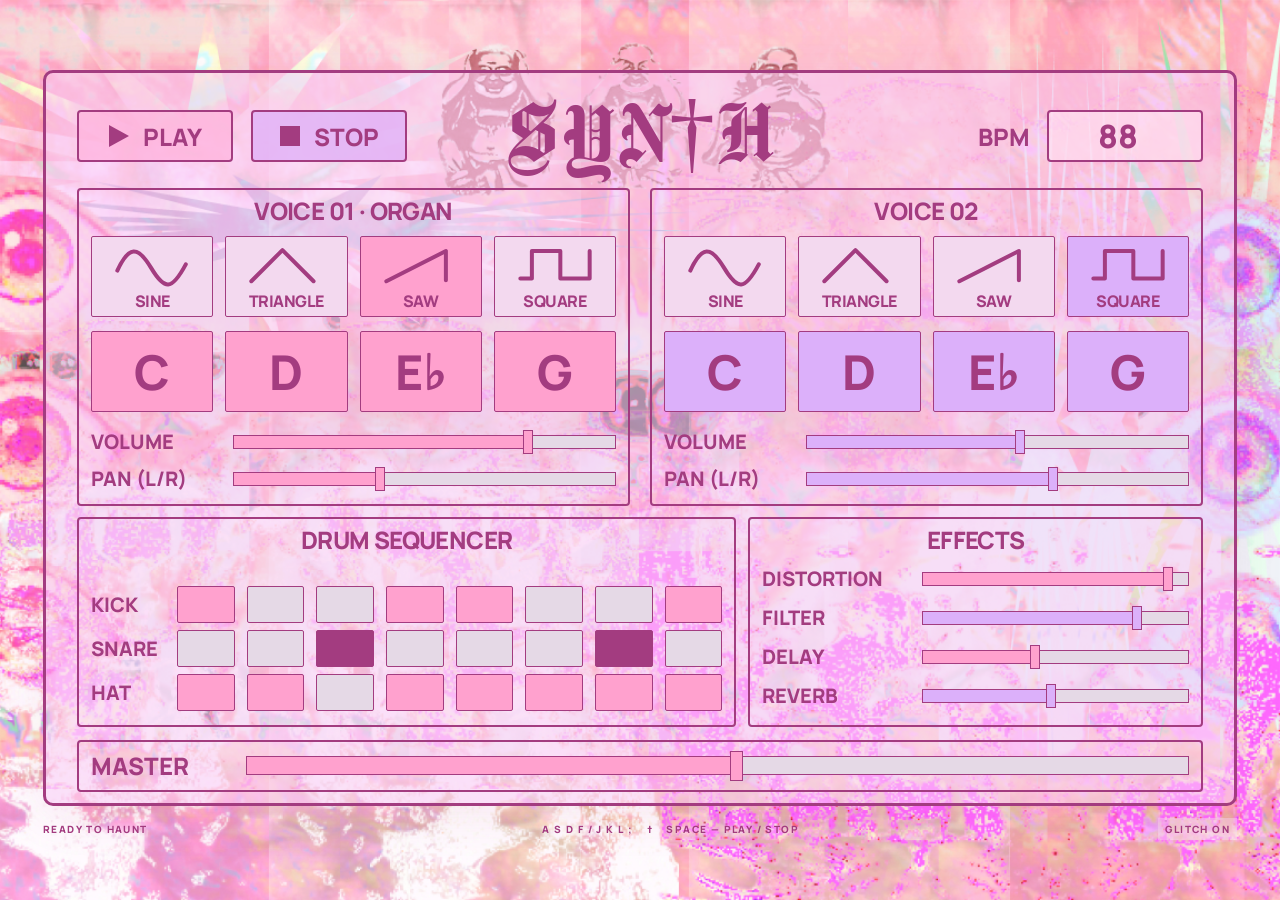
<file: index.html>
<!doctype html>
<html lang="ru">
<head>
  <meta charset="utf-8">
  <meta name="viewport" content="width=device-width, initial-scale=1">
  <meta name="theme-color" content="#f5c4ef">
  <meta name="description" content="SYN†H — двухголосный witch house синтезатор и барабанный секвенсор.">
  <title>SYN†H — pink ritual</title>
  <link rel="icon" href="data:image/svg+xml,%3Csvg xmlns='http://www.w3.org/2000/svg' viewBox='0 0 64 64'%3E%3Crect width='64' height='64' rx='12' fill='%23f5c4ef'/%3E%3Ctext x='32' y='48' text-anchor='middle' font-size='52' fill='%23a33c80'%3E†%3C/text%3E%3C/svg%3E">
  <link rel="stylesheet" href="stylesheets/style.css">
  <link rel="stylesheet" href="stylesheets/layout.css">
  <script src="javascripts/script.js" defer></script>
</head>
<body>
  <div class="background" aria-hidden="true"></div>
  <div class="glitch glitch-one" aria-hidden="true"></div>
  <div class="glitch glitch-two" aria-hidden="true"></div>
  <main class="instrument" aria-label="Синтезатор SYN†H">
    <header class="transport">
      <div class="transport-buttons">
        <button id="play" aria-label="Запустить секвенсор" aria-pressed="false"><span class="play-icon"></span> PLAY</button>
        <button id="stop" aria-label="Остановить секвенсор"><span class="stop-icon"></span> STOP</button>
      </div>
      <h1 aria-label="SYNTH">SYN†H</h1>
      <label class="tempo">BPM <input id="bpm" type="number" min="45" max="180" value="88" aria-label="Темп, ударов в минуту"></label>
    </header>
    <div class="voices" id="voices"></div>
    <div class="lower-panels">
      <section class="drums" aria-labelledby="drums-title">
        <h2 id="drums-title">DRUM SEQUENCER</h2>
        <div id="drum-grid"></div>
      </section>
      <section class="effects" aria-labelledby="effects-title">
        <h2 id="effects-title">EFFECTS</h2>
        <label>DISTORTION <input id="distortion" type="range" min="0" max="100" value="94" aria-label="Distortion"></label>
        <label>FILTER <input id="filter" type="range" min="0" max="100" value="82" aria-label="Частота фильтра"></label>
        <label>DELAY <input id="delay" type="range" min="0" max="100" value="42" aria-label="Delay"></label>
        <label>REVERB <input id="reverb" type="range" min="0" max="100" value="48" aria-label="Reverb"></label>
      </section>
    </div>
    <label class="master">MASTER <input id="master" type="range" min="0" max="100" value="52" aria-label="Общая громкость"></label>
  </main>
  <footer><span id="status" role="status">READY TO HAUNT</span><span>A S D F / J K L ; <span class="divider">†</span> SPACE — PLAY / STOP</span><button id="motion" aria-pressed="true" aria-label="Анимация фона">GLITCH ON</button></footer>
</body>
</html>
</file>
<file: stylesheets/style.css>
@import url("reset.css");

@font-face{font-family:Manrope;src:url('../fonts/Manrope-Bold.ttf') format('truetype');font-weight:700;font-display:swap}
@font-face{font-family:Manrope;src:url('../fonts/Manrope-ExtraBold.ttf') format('truetype');font-weight:800;font-display:swap}
@font-face{font-family:'Manufacturing Consent';src:url('../fonts/ManufacturingConsent-Regular.ttf') format('truetype');font-weight:400;font-display:swap}
:root{font-family:Manrope,Arial,sans-serif;color:#a33c80;font-weight:800;--ink:#a33c80;--pink:#ffa1ce;--purple:#dcb0fa;--empty:#e5d9e6}
*{box-sizing:border-box}body{margin:0;line-height:normal;min-height:100svh;display:flex;flex-direction:column;justify-content:center;align-items:center;padding:32px 24px 22px;background:#f8c4df}button,input{font:inherit;color:inherit}button{cursor:pointer}button:focus-visible,input:focus-visible{outline:3px solid #7a2565;outline-offset:4px}button{touch-action:manipulation}button:disabled{cursor:wait}
.background,.glitch{position:fixed;inset:0;background:url('../images/background.jpg') center/cover no-repeat;pointer-events:none;z-index:-2}.background{animation:drift 23s ease-in-out infinite alternate}.glitch{z-index:-1;opacity:0;transform-origin:center}.glitch-one{mix-blend-mode:screen}.glitch-two{mix-blend-mode:multiply}
@keyframes drift{to{transform:scale(1.025) translate(-.4%,.25%)}}
.glitch-burst .glitch-one{animation:rupture-light 1.6s steps(1,end) both}.glitch-burst .glitch-two{animation:rupture-dark 1.6s steps(1,end) both}.glitch-burst .background{animation:rupture-base 1.6s steps(1,end) both}
@keyframes rupture-light{0%{opacity:.95;transform:scale(1.65) translate(22%,-12%) skewX(-28deg);filter:hue-rotate(160deg) saturate(7);clip-path:polygon(0 9%,100% 9%,100% 20%,0 20%,0 43%,100% 43%,100% 54%,0 54%,0 79%,100% 79%,100% 88%,0 88%)}30%{opacity:.85;transform:scale(1.45) translate(-26%,14%) skewX(32deg);filter:hue-rotate(260deg) saturate(5);clip-path:polygon(0 22%,100% 22%,100% 35%,0 35%,0 66%,100% 66%,100% 77%,0 77%)}65%{opacity:.9;transform:scale(1.65) translate(8%,-13%) skewX(-8deg);filter:hue-rotate(90deg) saturate(8);clip-path:polygon(0 10%,100% 10%,100% 26%,0 26%,0 40%,100% 40%,100% 59%,0 59%,0 76%,100% 76%,100% 92%,0 92%)}100%{opacity:0;transform:none}}
@keyframes rupture-dark{0%{opacity:.7;transform:scale(1.25) translate(-12%,8%);filter:invert(.8) hue-rotate(70deg) saturate(5);clip-path:inset(58% 0 24%)}30%{opacity:.8;transform:scale(1.7) translate(25%,-16%) skewY(12deg);filter:invert(.7) hue-rotate(210deg) saturate(6);clip-path:inset(7% 0 61%)}65%{opacity:.8;transform:scale(1.2) translate(-16%,4%);filter:invert(.9) hue-rotate(320deg) saturate(6);clip-path:polygon(0 15%,100% 15%,100% 24%,0 24%,0 74%,100% 74%,100% 88%,0 88%)}100%{opacity:0;transform:none}}
@keyframes rupture-base{0%{transform:scale(1.04) translateX(-1%);filter:hue-rotate(12deg)}30%{transform:scale(1.05) translateX(1.2%);filter:hue-rotate(-15deg)}65%{transform:scale(1.03) translateY(-.7%);filter:hue-rotate(10deg)}100%{transform:none;filter:none}}
body.still .background,body.still .glitch{animation:none!important}body.still .glitch{opacity:0}.instrument{width:min(1194px,100%);border:3px solid var(--ink);border-radius:10px;padding:26px 31px 11px;background:rgba(247,203,244,.55);box-shadow:0 8px 50px #ab317519;backdrop-filter:blur(.5px)}.transport{display:grid;grid-template-columns:1fr 1fr 1fr;align-items:center;margin-bottom:25px;height:64px}.transport-buttons{display:flex;gap:18px}.transport-buttons button{height:52px;min-width:156px;border:2px solid var(--ink);border-radius:4px;background:#ffb3dcbb;display:flex;gap:14px;align-items:center;justify-content:center;font-size:24px}.transport-buttons #stop{background:#e3b4f7d9}.transport-buttons button:hover{filter:brightness(1.05)}#play[aria-pressed=true]{background:var(--ink);color:#ffd7f0;box-shadow:0 0 22px #e685d7}.play-icon{width:0;height:0;border-top:11px solid transparent;border-bottom:11px solid transparent;border-left:20px solid currentColor}.stop-icon{width:20px;height:20px;background:currentColor}h1{font:400 92px/.8 'Manufacturing Consent',serif;text-align:center;margin:0;white-space:nowrap;transform:translateY(-2px)}.tempo{justify-self:end;display:flex;gap:17px;align-items:center;font-size:24px}.tempo input{width:156px;height:52px;border:2px solid var(--ink);border-radius:4px;background:#ffdfefbb;text-align:center;font-size:32px;outline-offset:3px}.voices{display:grid;grid-template-columns:1fr 1fr;gap:20px}section{border:2px solid var(--ink);border-radius:4px}h2{font-size:24px;line-height:1.4;margin:4px 0 8px;text-align:center;letter-spacing:-.6px}.voice{padding:0 12px 13px;--accent:var(--pink)}.voice:nth-child(2){--accent:var(--purple)}.waveforms,.notes{display:grid;grid-template-columns:repeat(4,1fr);gap:12px}.waveforms{margin-bottom:14px}.wave{height:81px;background:#f3d9ef;border:1px solid var(--ink);border-radius:2px;padding:6px 8px 4px;display:flex;flex-direction:column;align-items:center;justify-content:center;gap:1px}.wave svg{width:90px;max-width:100%;height:48px;fill:none;stroke:currentColor;stroke-width:4.5;stroke-linecap:round;stroke-linejoin:round}.wave span{font-size:16px;line-height:1.2;letter-spacing:-.5px}.wave[aria-pressed=true]{background:var(--accent)}.wave:hover,.note:hover{filter:brightness(1.05)}.note{height:81px;font-size:48px;line-height:1;border:1px solid var(--ink);border-radius:2px;background:var(--accent)}.note[aria-pressed=false]{background:#eed7e9;color:#ac7b9b}.note.sounding{background:var(--ink);color:#ffe4f5;box-shadow:0 0 17px #b43a8144}.channel-controls{display:grid;gap:13px;margin-top:18px}.channel-controls label,.effects label{display:grid;grid-template-columns:130px 1fr;align-items:center;font-size:20px;line-height:1.2;gap:12px}input[type=range]{--fill:50%;--accent:var(--pink);appearance:none;-webkit-appearance:none;width:100%;min-width:0;height:14px;margin:0;border:1px solid var(--ink);border-radius:0;background:linear-gradient(to right,var(--accent) 0 var(--fill),var(--empty) var(--fill) 100%);cursor:ew-resize}.voice:nth-child(2) input{--accent:var(--purple)}input[type=range]::-webkit-slider-thumb{appearance:none;width:10px;height:24px;border:1px solid var(--ink);background:var(--accent);border-radius:0}input[type=range]::-moz-range-thumb{width:8px;height:22px;border:1px solid var(--ink);background:var(--accent);border-radius:0}.lower-panels{display:grid;grid-template-columns:1.45fr 1fr;gap:12px;margin-top:11px}.drums,.effects{padding:0 12px 14px}.drums h2{margin-bottom:29px}.drum-row{display:grid;grid-template-columns:74px repeat(8,1fr);gap:12px;align-items:center;margin-bottom:7px}.drum-row:last-child{margin-bottom:0}.drum-name{font-size:20px;background:none;border:0;padding:0;text-align:left}.drum-name:hover{color:#70245c}.step{height:37px;border:1px solid var(--ink);border-radius:2px;background:var(--empty);position:relative}.step[aria-pressed=true]{background:var(--pink)}.snare .step[aria-pressed=true]{background:var(--ink)}.step.current:after{content:'';position:absolute;left:8%;right:8%;bottom:3px;height:3px;background:var(--ink)}.step.current[aria-pressed=true]{box-shadow:0 0 0 2px #fff6 inset}.snare .step.current[aria-pressed=true]:after{background:#ffd1ed}.effects{display:grid;gap:15px;align-content:start}.effects h2{margin-bottom:-5px}.effects label{grid-template-columns:148px 1fr}.effects label:nth-of-type(even) input{--accent:var(--purple)}.master{display:grid;grid-template-columns:143px 1fr;gap:12px;align-items:center;margin-top:13px;border:2px solid var(--ink);border-radius:4px;padding:9px 12px;font-size:24px;line-height:1.25}.master input{height:19px}.master input::-webkit-slider-thumb{height:30px;width:13px}footer{width:min(1194px,100%);display:flex;justify-content:space-between;align-items:center;gap:14px;font-size:10px;letter-spacing:1.4px;margin-top:12px;text-shadow:0 1px 5px #fff}footer button{font-size:10px;letter-spacing:1.4px;border:0;background:#f7d6ed80;padding:4px 7px}.divider{padding:0 10px}#status{min-width:140px}
</file>
<file: stylesheets/layout.css>
@media(min-width:1400px) and (min-height:800px){body{padding-top:33px}.instrument{min-height:748px}.transport{margin-bottom:26px;height:64px}.voice{padding-bottom:17px}.channel-controls{gap:19px}.lower-panels{margin-top:11px}.drums,.effects{padding-bottom:16px}.effects{gap:17px}.master{margin-top:13px}}
@media(max-width:1100px){.instrument{padding:22px}.transport-buttons{gap:10px}.transport-buttons button{min-width:110px;font-size:20px}h1{font-size:78px}.tempo{font-size:20px;gap:8px}.tempo input{width:110px}.waveforms,.notes{gap:8px}.channel-controls label{grid-template-columns:105px 1fr;font-size:16px}.lower-panels{grid-template-columns:1.4fr 1fr}.drum-row{gap:7px;grid-template-columns:60px repeat(8,1fr)}.drum-name{font-size:16px}.effects label{grid-template-columns:116px 1fr;font-size:16px}.wave span{font-size:12px}h2{font-size:21px}}
@media(max-width:720px){body{padding:18px 12px;justify-content:flex-start}.instrument{padding:17px 12px 12px}.transport{grid-template-columns:1fr auto;gap:18px;height:auto;margin-bottom:20px}.transport h1{grid-row:1;grid-column:1/-1;font-size:78px}.transport-buttons{grid-row:2;gap:8px}.transport-buttons button{min-width:86px;height:42px;font-size:16px;gap:8px}.play-icon{border-top-width:8px;border-bottom-width:8px;border-left-width:13px}.stop-icon{width:14px;height:14px}.tempo{font-size:16px;grid-row:2}.tempo input{width:77px;height:42px;font-size:23px}.voices{grid-template-columns:1fr;gap:12px}.voice{padding:0 10px 14px}.wave span{font-size:12px}.wave{height:70px}.note{height:66px;font-size:38px}.channel-controls label{grid-template-columns:100px 1fr}.lower-panels{grid-template-columns:1fr}.drums h2{margin-bottom:17px}.drum-row{grid-template-columns:55px repeat(8,1fr);gap:6px}.step{height:33px}.effects{gap:15px;padding-bottom:18px}.effects label{grid-template-columns:125px 1fr}.master{grid-template-columns:90px 1fr;font-size:18px}footer{flex-wrap:wrap;font-size:9px;letter-spacing:.5px}footer>span:nth-child(2){display:none}}
@media(prefers-reduced-motion:reduce){.background,.glitch{animation:none!important}.glitch{opacity:0!important}*{scroll-behavior:auto}}
</file>
